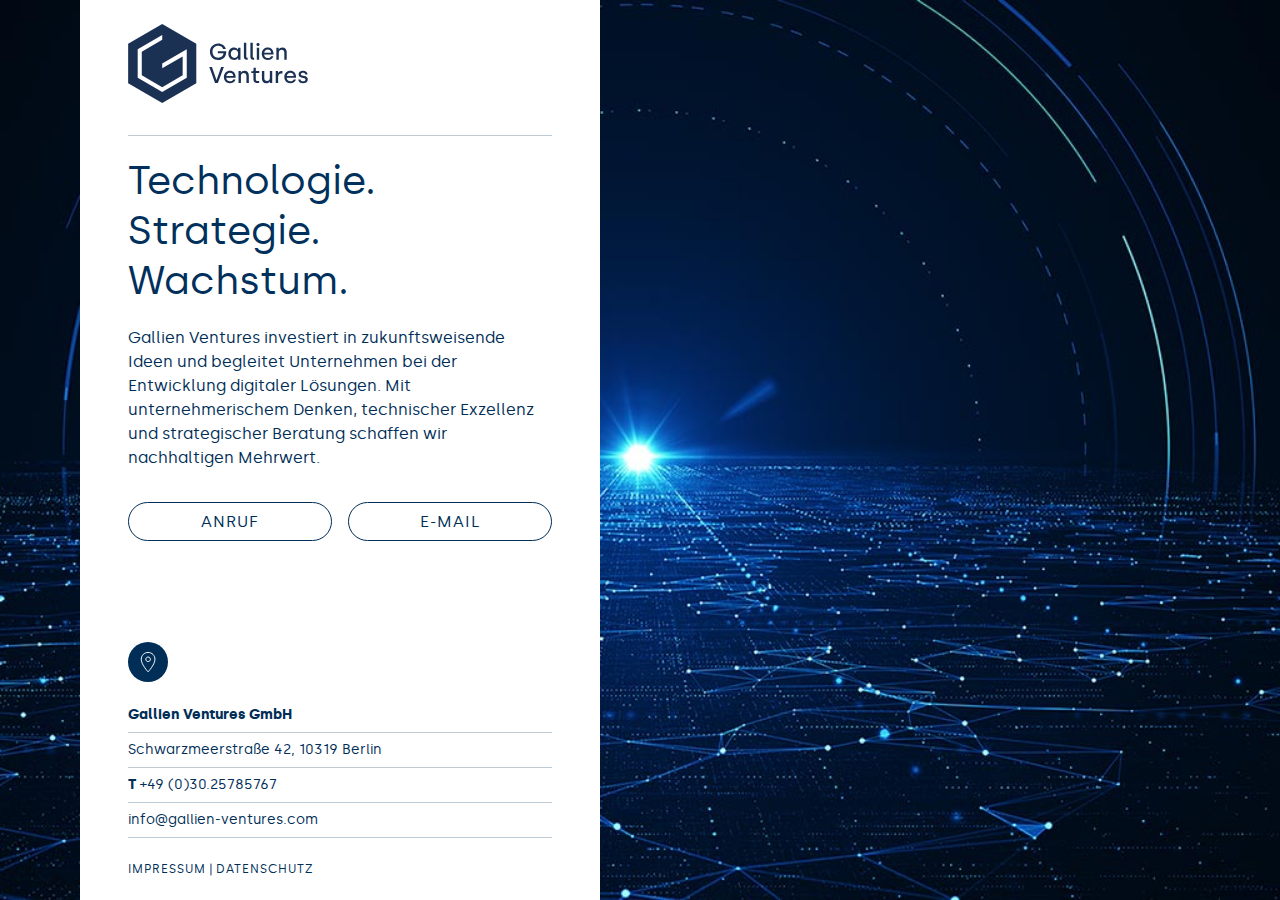
<file: index.html>
<!doctype html>
<html lang="de">
<head>
    <title>Gallien Ventures GmbH</title>
    <meta http-equiv="content-type" content="text/html; charset=utf-8">
    <meta name="viewport" content="width=device-width, initial-scale=1.0">
    <meta name="description" content="Gallien Ventures - Technologie. Strategie. Wachstum.">
    <meta name="robots" content="index,follow">
    <meta property="og:title" content="Gallien Ventures GmbH">
    <meta property="og:description" content="Gallien Ventures - Technologie. Strategie. Wachstum.">
    <meta property="og:image" content="https://www.gallien-ventures.com/assets/images/gallien_ventures_fb_02.jpg">
    <meta property="og:type" content="website">
    <meta property="og:url" content="https://www.gallien-ventures.com">
    <link rel="stylesheet" href="assets/styles/custom.css">
    <link rel="apple-touch-icon" sizes="57x57" href="assets/images/icons/apple-icon-57x57.png">
    <link rel="apple-touch-icon" sizes="60x60" href="assets/images/icons/apple-icon-60x60.png">
    <link rel="apple-touch-icon" sizes="72x72" href="assets/images/icons/apple-icon-72x72.png">
    <link rel="apple-touch-icon" sizes="76x76" href="assets/images/icons/apple-icon-76x76.png">
    <link rel="apple-touch-icon" sizes="114x114" href="assets/images/icons/apple-icon-114x114.png">
    <link rel="apple-touch-icon" sizes="120x120" href="assets/images/icons/apple-icon-120x120.png">
    <link rel="apple-touch-icon" sizes="144x144" href="assets/images/icons/apple-icon-144x144.png">
    <link rel="apple-touch-icon" sizes="152x152" href="assets/images/icons/apple-icon-152x152.png">
    <link rel="apple-touch-icon" sizes="180x180" href="assets/images/icons/apple-icon-180x180.png">
    <link rel="icon" type="image/png" sizes="192x192"  href="assets/images/icons/android-icon-192x192.png">
    <link rel="icon" type="image/png" sizes="32x32" href="assets/images/icons/favicon-32x32.png">
    <link rel="icon" type="image/png" sizes="96x96" href="assets/images/icons/favicon-96x96.png">
    <link rel="icon" type="image/png" sizes="16x16" href="assets/images/icons/favicon-16x16.png">
    <link rel="manifest" href="manifest.json">
    <meta name="msapplication-TileColor" content="#002e57">
    <meta name="msapplication-TileImage" content="assets/images/icons/ms-icon-144x144.png">
    <meta name="theme-color" content="#ffffff">
</head>
<body>

<div class="viewport">
    <div class="bg hidden-mobile" aria-hidden="true">
        <picture>
            <source srcset="assets/images/gallien_ventures_s.jpg 1280w, assets/images/gallien_ventures_m.jpg 1536w, assets/images/gallien_ventures_l.jpg 1920w, assets/images/gallien_ventures_xl.jpg 2560w, assets/images/gallien_ventures_xxl.jpg 3840w" media="(min-width: 640px)">
            <img src="assets/images/gallien_ventures_s.jpg"
                 srcset="assets/images/gallien_ventures_mobil_xs.jpg 640w, assets/images/gallien_ventures_mobil_s.jpg 1080w, assets/images/gallien_ventures_mobil_m.jpg 1440w, assets/images/gallien_ventures_mobil_l.jpg 2048w"
                 sizes="100vw" alt="" loading="eager" fetchpriority="high" decoding="async" />
        </picture>
    </div>

    <main class="container" role="main">
        <header>
            <a href="./"><img src="assets/images/logo.svg" width="180" alt="Logo" /></a>
            <picture class="visible-mobile">
                <source srcset="assets/images/gallien_ventures_s.jpg 1280w, assets/images/gallien_ventures_m.jpg 1536w, assets/images/gallien_ventures_l.jpg 1920w, assets/images/gallien_ventures_xl.jpg 2560w, assets/images/gallien_ventures_xxl.jpg 3840w" media="(min-width: 640px)">
                <img src="assets/images/gallien_ventures_s.jpg"
                     srcset="assets/images/gallien_ventures_mobil_xs.jpg 640w, assets/images/gallien_ventures_mobil_s.jpg 1080w, assets/images/gallien_ventures_mobil_m.jpg 1440w, assets/images/gallien_ventures_mobil_l.jpg 2048w"
                     sizes="100vw" class="w-100" alt="" loading="eager" fetchpriority="high" decoding="async" />
            </picture>
            <hr class="hidden-mobile" />
            <h1>Technologie.<br>Strategie.<br>Wachstum.</h1>
            <p>Gallien Ventures investiert in zukunftsweisende Ideen und begleitet Unternehmen bei der Entwicklung digitaler Lösungen. Mit unternehmerischem Denken, technischer Exzellenz und strategischer Beratung schaffen wir nachhaltigen Mehrwert.</p>
            <div class="cta-container">
                <a href="tel:+493025785767" class="cta" title="Anruf">Anruf</a>
                <a href="mailto:info@gallien-ventures.com" class="cta" title="E-Mail">E-Mail</a>
            </div>
        </header>
        <footer>
            <img src="assets/images/icon_kontakt.svg" width="60" height="60" alt="Kontakt" />
            <ul class="contact">
                <li><strong>Gallien Ventures GmbH</strong></li>
                <li>Schwarzmeerstraße 42, 10319 Berlin</li>
                <li><strong>T</strong> <a href="tel:+493025785767">+49 (0)30.25785767</a></li>
                <li><a href="mailto:info@gallien-ventures.com">info@gallien-ventures.com</a></li>
            </ul>
            <p><a href="impressum.html">Impressum</a> | <a href="datenschutz.html">Datenschutz</a></p>
        </footer>
    </main>
</div>

</body>
</html>
</file>
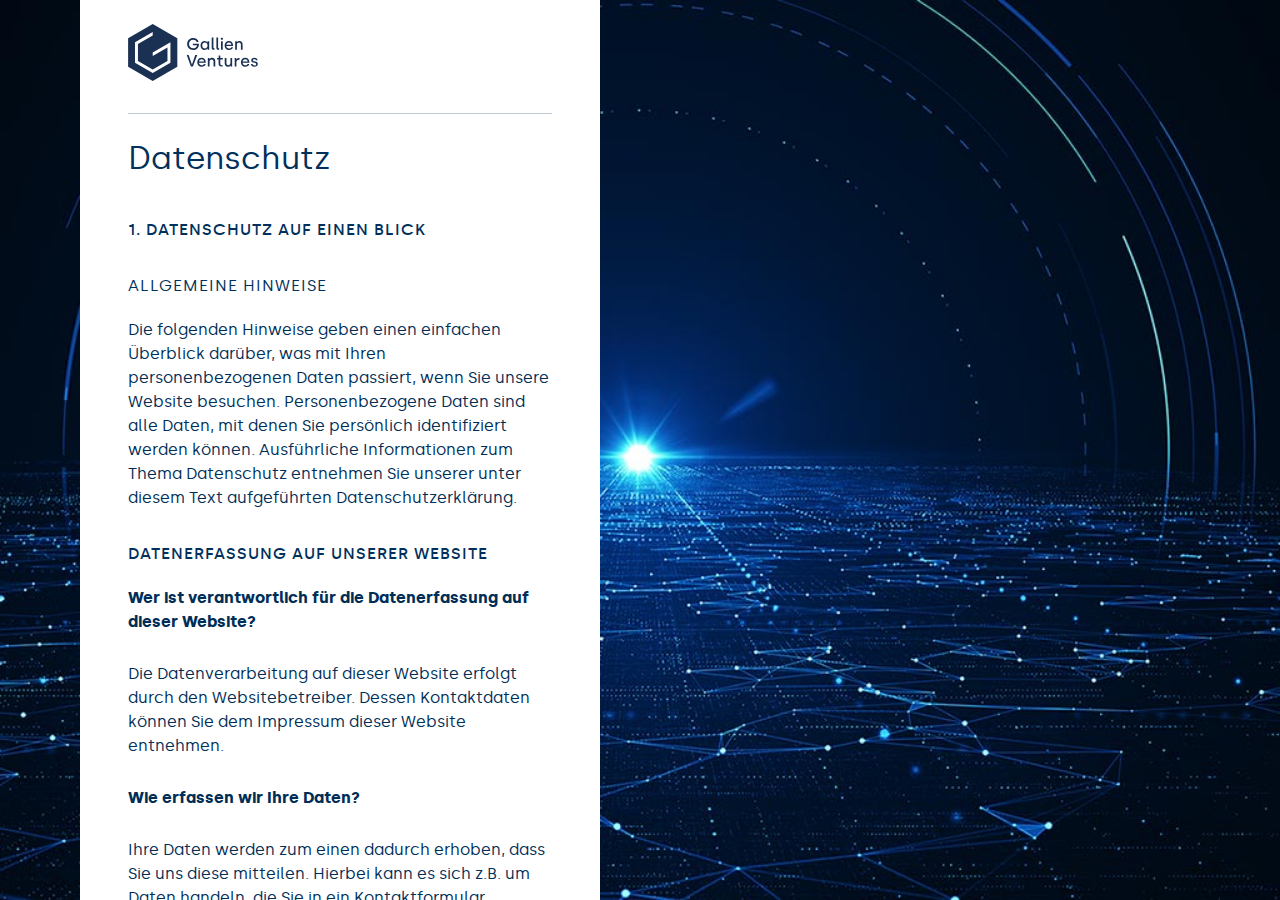
<file: datenschutz.html>
<!doctype html>
<html lang="de">
<head>
    <title>Gallien Ventures GmbH</title>
    <meta http-equiv="content-type" content="text/html; charset=utf-8">
    <meta name="viewport" content="width=device-width, initial-scale=1.0">
    <meta name="description" content="Gallien Ventures - Technologie. Strategie. Wachstum.">
    <meta name="robots" content="noindex,nofollow">
    <meta property="og:title" content="Gallien Ventures GmbH">
    <meta property="og:description" content="Gallien Ventures - Technologie. Strategie. Wachstum.">
    <meta property="og:image" content="https://www.gallien-ventures.com/assets/images/gallien_ventures_fb_02.jpg">
    <meta property="og:type" content="website">
    <meta property="og:url" content="https://www.gallien-ventures.com">
    <link rel="stylesheet" href="assets/styles/custom.css">
    <link rel="apple-touch-icon" sizes="57x57" href="assets/images/icons/apple-icon-57x57.png">
    <link rel="apple-touch-icon" sizes="60x60" href="assets/images/icons/apple-icon-60x60.png">
    <link rel="apple-touch-icon" sizes="72x72" href="assets/images/icons/apple-icon-72x72.png">
    <link rel="apple-touch-icon" sizes="76x76" href="assets/images/icons/apple-icon-76x76.png">
    <link rel="apple-touch-icon" sizes="114x114" href="assets/images/icons/apple-icon-114x114.png">
    <link rel="apple-touch-icon" sizes="120x120" href="assets/images/icons/apple-icon-120x120.png">
    <link rel="apple-touch-icon" sizes="144x144" href="assets/images/icons/apple-icon-144x144.png">
    <link rel="apple-touch-icon" sizes="152x152" href="assets/images/icons/apple-icon-152x152.png">
    <link rel="apple-touch-icon" sizes="180x180" href="assets/images/icons/apple-icon-180x180.png">
    <link rel="icon" type="image/png" sizes="192x192"  href="assets/images/icons/android-icon-192x192.png">
    <link rel="icon" type="image/png" sizes="32x32" href="assets/images/icons/favicon-32x32.png">
    <link rel="icon" type="image/png" sizes="96x96" href="assets/images/icons/favicon-96x96.png">
    <link rel="icon" type="image/png" sizes="16x16" href="assets/images/icons/favicon-16x16.png">
    <link rel="manifest" href="manifest.json">
    <meta name="msapplication-TileColor" content="#002e57">
    <meta name="msapplication-TileImage" content="assets/images/icons/ms-icon-144x144.png">
    <meta name="theme-color" content="#ffffff">
</head>
<body class="privacy">

<div class="viewport">
    <div class="bg" aria-hidden="true">
        <picture>
            <source srcset="assets/images/gallien_ventures_s.jpg 1280w, assets/images/gallien_ventures_m.jpg 1536w, assets/images/gallien_ventures_l.jpg 1920w, assets/images/gallien_ventures_xl.jpg 2560w, assets/images/gallien_ventures_xxl.jpg 3840w" media="(min-width: 640px)">
            <img src="assets/images/gallien_ventures_s.jpg"
                 srcset="assets/images/gallien_ventures_mobil_xs.jpg 640w, assets/images/gallien_ventures_mobil_s.jpg 1080w, assets/images/gallien_ventures_mobil_m.jpg 1440w, assets/images/gallien_ventures_mobil_l.jpg 2048w"
                 sizes="100vw" alt="" loading="eager" fetchpriority="high" decoding="async" />
        </picture>
    </div>

    <main class="container" role="main">
        <header>
            <a href="./"><img src="assets/images/logo.svg" width="130" alt="Logo" /></a>
            <hr />
            <h2>Datenschutz</h2>
            <h3>1. Datenschutz auf einen Blick</h3>
            <h4>Allgemeine Hinweise</h4>
            <p>Die folgenden Hinweise geben einen einfachen Überblick darüber, was mit Ihren personenbezogenen Daten passiert, wenn Sie unsere Website besuchen. Personenbezogene Daten sind alle Daten, mit denen Sie persönlich identifiziert werden können. Ausführliche Informationen zum Thema Datenschutz entnehmen Sie unserer unter diesem Text aufgeführten Datenschutzerklärung.</p>
            <h3>Datenerfassung auf unserer Website</h3>
            <p><strong>Wer ist verantwortlich für die Datenerfassung auf dieser Website?</strong></p>
            <p>Die Datenverarbeitung auf dieser Website erfolgt durch den Websitebetreiber. Dessen Kontaktdaten können Sie dem Impressum dieser Website entnehmen.</p>
            <p><strong>Wie erfassen wir Ihre Daten?</strong></p>
            <p>Ihre Daten werden zum einen dadurch erhoben, dass Sie uns diese mitteilen. Hierbei kann es sich z.B. um Daten handeln, die Sie in ein Kontaktformular eingeben.</p>
            <p>Andere Daten werden automatisch beim Besuch der Website durch unsere IT-Systeme erfasst. Das sind vor allem technische Daten (z.B. Internetbrowser, Betriebssystem oder Uhrzeit des Seitenaufrufs). Die Erfassung dieser Daten erfolgt automatisch, sobald Sie unsere Website betreten.</p>
            <p><strong>Wofür nutzen wir Ihre Daten?</strong></p>
            <p>Ein Teil der Daten wird erhoben, um eine fehlerfreie Bereitstellung der Website zu gewährleisten. Andere Daten können zur Analyse Ihres Nutzerverhaltens verwendet werden.</p>
            <p><strong>Welche Rechte haben Sie bezüglich Ihrer Daten?</strong></p>
            <p>Sie haben jederzeit das Recht unentgeltlich Auskunft über Herkunft, Empfänger und Zweck Ihrer gespeicherten personenbezogenen Daten zu erhalten. Sie haben außerdem ein Recht, die Berichtigung, Sperrung oder Löschung dieser Daten zu verlangen. Hierzu sowie zu weiteren Fragen zum Thema Datenschutz können Sie sich jederzeit unter der im Impressum angegebenen Adresse an uns wenden. Des Weiteren steht Ihnen ein Beschwerderecht bei der zuständigen Aufsichtsbehörde zu.</p>
            <h3>Analyse-Tools und Tools von Drittanbietern</h3>
            <p>Beim Besuch unserer Website kann Ihr Surf-Verhalten statistisch ausgewertet werden. Das geschieht vor allem mit Cookies und mit sogenannten Analyseprogrammen. Die Analyse Ihres Surf-Verhaltens erfolgt in der Regel anonym; das Surf-Verhalten kann nicht zu Ihnen zurückverfolgt werden. Sie können dieser Analyse widersprechen oder sie durch die Nichtbenutzung bestimmter Tools verhindern. Detaillierte Informationen dazu finden Sie in der folgenden Datenschutzerklärung.</p>
            <p>Sie können dieser Analyse widersprechen. Über die Widerspruchsmöglichkeiten werden wir Sie in dieser Datenschutzerklärung informieren.</p>
            <h3>2. Allgemeine Hinweise und Pflichtinformationen</h3>
            <h4>Datenschutz</h4>
            <p>Die Betreiber dieser Seiten nehmen den Schutz Ihrer persönlichen Daten sehr ernst. Wir behandeln Ihre personenbezogenen Daten vertraulich und entsprechend der gesetzlichen Datenschutzvorschriften sowie dieser Datenschutzerklärung.</p>
            <p>Wenn Sie diese Website benutzen, werden verschiedene personenbezogene Daten erhoben. Personenbezogene Daten sind Daten, mit denen Sie persönlich identifiziert werden können. Die vorliegende Datenschutzerklärung erläutert, welche Daten wir erheben und wofür wir sie nutzen. Sie erläutert auch, wie und zu welchem Zweck das geschieht.</p>
            <p>Wir weisen darauf hin, dass die Datenübertragung im Internet (z.B. bei der Kommunikation per E-Mail) Sicherheitslücken aufweisen kann. Ein lückenloser Schutz der Daten vor dem Zugriff durch Dritte ist nicht möglich.</p>
            <h4>Hinweis zur verantwortlichen Stelle</h4>
            <p>Die verantwortliche Stelle für die Datenverarbeitung auf dieser Website ist:</p>
            <p>Gallien Ventures GmbH<br>Schwarzmeerstr. 42<br />10319 Berlin</p>
            <p>Telefon: <a href="tel:+493025785767">030 / 25785767</a><br> E-Mail: <a href="mailto:info@gallien-ventures.com">info@gallien-ventures.com</a></p>
            <p>Verantwortliche Stelle ist die natürliche oder juristische Person, die allein oder gemeinsam mit anderen über die Zwecke und Mittel der Verarbeitung von personenbezogenen Daten (z.B. Namen, E-Mail-Adressen o. Ä.) entscheidet.</p>
            <h4>Widerruf Ihrer Einwilligung zur Datenverarbeitung</h4>
            <p>Viele Datenverarbeitungsvorgänge sind nur mit Ihrer ausdrücklichen Einwilligung möglich. Sie können eine bereits erteilte Einwilligung jederzeit widerrufen. Dazu reicht eine formlose Mitteilung per E-Mail an uns. Die Rechtmäßigkeit der bis zum Widerruf erfolgten Datenverarbeitung bleibt vom Widerruf unberührt.</p>
            <h4>Beschwerderecht bei der zuständigen Aufsichtsbehörde</h4>
            <p>Im Falle datenschutzrechtlicher Verstöße steht dem Betroffenen ein Beschwerderecht bei der zuständigen Aufsichtsbehörde zu. Zuständige Aufsichtsbehörde in datenschutzrechtlichen Fragen ist der Landesdatenschutzbeauftragte des Bundeslandes, in dem unser Unternehmen seinen Sitz hat. Eine Liste der Datenschutzbeauftragten sowie deren Kontaktdaten können folgendem Link entnommen werden: <a href="https://www.bfdi.bund.de/DE/Service/Anschriften/anschriften_table.html" target="_blank">https://www.bfdi.bund.de/DE/Service/Anschriften/anschriften_table.html</a>.</p>
            <h4>Recht auf Datenübertragbarkeit</h4>
            <p>Sie haben das Recht, Daten, die wir auf Grundlage Ihrer Einwilligung oder in Erfüllung eines Vertrags automatisiert verarbeiten, an sich oder an einen Dritten in einem gängigen, maschinenlesbaren Format aushändigen zu lassen. Sofern Sie die direkte Übertragung der Daten an einen anderen Verantwortlichen verlangen, erfolgt dies nur, soweit es technisch machbar ist.</p>
            <h4>SSL- bzw. TLS-Verschlüsselung</h4>
            <p>Diese Seite nutzt aus Sicherheitsgründen und zum Schutz der Übertragung vertraulicher Inhalte, wie zum Beispiel Bestellungen oder Anfragen, die Sie an uns als Seitenbetreiber senden, eine SSL-bzw. TLS-Verschlüsselung. Eine verschlüsselte Verbindung erkennen Sie daran, dass die Adresszeile des Browsers von “http://” auf “https://” wechselt und an dem Schloss-Symbol in Ihrer Browserzeile.</p>
            <p>Wenn die SSL- bzw. TLS-Verschlüsselung aktiviert ist, können die Daten, die Sie an uns übermitteln, nicht von Dritten mitgelesen werden.</p>
            <h4>Verschlüsselter Zahlungsverkehr auf dieser Website</h4>
            <p>Besteht nach dem Abschluss eines kostenpflichtigen Vertrags eine Verpflichtung, uns Ihre Zahlungsdaten (z.B. Kontonummer bei Einzugsermächtigung) zu übermitteln, werden diese Daten zur Zahlungsabwicklung benötigt.</p>
            <p>Der Zahlungsverkehr über die gängigen Zahlungsmittel (Visa/MasterCard, Lastschriftverfahren) erfolgt ausschließlich über eine verschlüsselte SSL- bzw. TLS-Verbindung. Eine verschlüsselte Verbindung erkennen Sie daran, dass die Adresszeile des Browsers von "http://" auf "https://" wechselt und an dem Schloss-Symbol in Ihrer Browserzeile.</p>
            <p>Bei verschlüsselter Kommunikation können Ihre Zahlungsdaten, die Sie an uns übermitteln, nicht von Dritten mitgelesen werden.</p>
            <h4>Auskunft, Sperrung, Löschung</h4>
            <p>Sie haben im Rahmen der geltenden gesetzlichen Bestimmungen jederzeit das Recht auf unentgeltliche Auskunft über Ihre gespeicherten personenbezogenen Daten, deren Herkunft und Empfänger und den Zweck der Datenverarbeitung und ggf. ein Recht auf Berichtigung, Sperrung oder Löschung dieser Daten. Hierzu sowie zu weiteren Fragen zum Thema personenbezogene Daten können Sie sich jederzeit unter der im Impressum angegebenen Adresse an uns wenden.</p>
            <h4>Widerspruch gegen Werbe-Mails</h4>
            <p>Der Nutzung von im Rahmen der Impressumspflicht veröffentlichten Kontaktdaten zur Übersendung von nicht ausdrücklich angeforderter Werbung und Informationsmaterialien wird hiermit widersprochen. Die Betreiber der Seiten behalten sich ausdrücklich rechtliche Schritte im Falle der unverlangten Zusendung von Werbeinformationen, etwa durch Spam-E-Mails, vor.</p>
            <h3>3. Datenerfassung auf unserer Website</h3>
            <h4>Cookies</h4>
            <p>Die Internetseiten verwenden teilweise sogenannte Cookies. Cookies richten auf Ihrem Rechner keinen Schaden an und enthalten keine Viren. Cookies dienen dazu, unser Angebot nutzerfreundlicher, effektiver und sicherer zu machen. Cookies sind kleine Textdateien, die auf Ihrem Rechner abgelegt werden und die Ihr Browser speichert.</p>
            <p>Die meisten der von uns verwendeten Cookies sind sogenannte „Session-Cookies“. Sie werden nach Ende Ihres Besuchs automatisch gelöscht. Andere Cookies bleiben auf Ihrem Endgerät gespeichert bis Sie diese löschen. Diese Cookies ermöglichen es uns, Ihren Browser beim nächsten Besuch wiederzuerkennen.</p>
            <p>Sie können Ihren Browser so einstellen, dass Sie über das Setzen von Cookies informiert werden und Cookies nur im Einzelfall erlauben, die Annahme von Cookies für bestimmte Fälle oder generell ausschließen sowie das automatische Löschen der Cookies beim Schließen des Browsers aktivieren. Bei der Deaktivierung von Cookies kann die Funktionalität dieser Website eingeschränkt sein.</p>
            <p>Cookies, die zur Durchführung des elektronischen Kommunikationsvorgangs oder zur Bereitstellung bestimmter, von Ihnen erwünschter Funktionen (z.B. Warenkorbfunktion) erforderlich sind, werden auf Grundlage von Art. 6 Abs. 1 lit. f DSGVO gespeichert. Der Websitebetreiber hat ein berechtigtes Interesse an der Speicherung von Cookies zur technisch fehlerfreien und optimierten Bereitstellung seiner Dienste. Soweit andere Cookies (z.B. Cookies zur Analyse Ihres Surfverhaltens) gespeichert werden, werden diese in dieser Datenschutzerklärung gesondert behandelt.</p>
            <h4>Server-Log-Dateien</h4>
            <p>Der Provider der Seiten erhebt und speichert automatisch Informationen in sogenannten Server-Log-Dateien, die Ihr Browser automatisch an uns übermittelt. Dies sind:</p>
            <ul>
                <li>Browsertyp und Browserversion</li>
                <li>verwendetes Betriebssystem</li>
                <li>Referrer URL</li>
                <li>Hostname des zugreifenden Rechners</li>
                <li>Uhrzeit der Serveranfrage</li>
                <li>IP-Adresse</li>
            </ul>
            <p>Eine Zusammenführung dieser Daten mit anderen Datenquellen wird nicht vorgenommen.</p>
            <p>Grundlage für die Datenverarbeitung ist Art. 6 Abs. 1 lit. f DSGVO, der die Verarbeitung von Daten zur Erfüllung eines Vertrags oder vorvertraglicher Maßnahmen gestattet.</p>
            <h4>Kontaktformular</h4>
            <p>Wenn Sie uns per Kontaktformular Anfragen zukommen lassen, werden Ihre Angaben aus dem Anfrageformular inklusive der von Ihnen dort angegebenen Kontaktdaten zwecks Bearbeitung der Anfrage und für den Fall von Anschlussfragen bei uns gespeichert. Diese Daten geben wir nicht ohne Ihre Einwilligung weiter.</p>
            <p>Die Verarbeitung der in das Kontaktformular eingegebenen Daten erfolgt somit ausschließlich auf Grundlage Ihrer Einwilligung (Art. 6 Abs. 1 lit. a DSGVO). Sie können diese Einwilligung jederzeit widerrufen. Dazu reicht eine formlose Mitteilung per E-Mail an uns. Die Rechtmäßigkeit der bis zum Widerruf erfolgten Datenverarbeitungsvorgänge bleibt vom Widerruf unberührt.</p>
            <p>Die von Ihnen im Kontaktformular eingegebenen Daten verbleiben bei uns, bis Sie uns zur Löschung auffordern, Ihre Einwilligung zur Speicherung widerrufen oder der Zweck für die Datenspeicherung entfällt (z.B. nach abgeschlossener Bearbeitung Ihrer Anfrage). Zwingende gesetzliche Bestimmungen – insbesondere Aufbewahrungsfristen – bleiben unberührt.</p>
            <h4>Registrierung auf dieser Website</h4>
            <p>Sie können sich auf unserer Website registrieren, um zusätzliche Funktionen auf der Seite zu nutzen. Die dazu eingegebenen Daten verwenden wir nur zum Zwecke der Nutzung des jeweiligen Angebotes oder Dienstes, für den Sie sich registriert haben. Die bei der Registrierung abgefragten Pflichtangaben müssen vollständig angegeben werden. Anderenfalls werden wir die Registrierung ablehnen.</p>
            <p>Für wichtige Änderungen etwa beim Angebotsumfang oder bei technisch notwendigen Änderungen nutzen wir die bei der Registrierung angegebene E-Mail-Adresse, um Sie auf diesem Wege zu informieren.</p>
            <p>Die Verarbeitung der bei der Registrierung eingegebenen Daten erfolgt auf Grundlage Ihrer Einwilligung (Art. 6 Abs. 1 lit. a DSGVO). Sie können eine von Ihnen erteilte Einwilligung jederzeit widerrufen. Dazu reicht eine formlose Mitteilung per E-Mail an uns. Die Rechtmäßigkeit der bereits erfolgten Datenverarbeitung bleibt vom Widerruf unberührt.</p>
            <p>Die bei der Registrierung erfassten Daten werden von uns gespeichert, solange Sie auf unserer Website registriert sind und werden anschließend gelöscht. Gesetzliche Aufbewahrungsfristen bleiben unberührt.</p>
            <h4>Verarbeiten von Daten (Kunden- und Vertragsdaten)</h4>
            <p>Wir erheben, verarbeiten und nutzen personenbezogene Daten nur, soweit sie für die Begründung, inhaltliche Ausgestaltung oder Änderung des Rechtsverhältnisses erforderlich sind (Bestandsdaten). Dies erfolgt auf Grundlage von Art. 6 Abs. 1 lit. b DSGVO, der die Verarbeitung von Daten zur Erfüllung eines Vertrags oder vorvertraglicher Maßnahmen gestattet. Personenbezogene Daten über die Inanspruchnahme unserer Internetseiten (Nutzungsdaten) erheben, verarbeiten und nutzen wir nur, soweit dies erforderlich ist, um dem Nutzer die Inanspruchnahme des Dienstes zu ermöglichen oder abzurechnen.</p>
            <p>Die erhobenen Kundendaten werden nach Abschluss des Auftrags oder Beendigung der Geschäftsbeziehung gelöscht. Gesetzliche Aufbewahrungsfristen bleiben unberührt.</p>
            <h4>Datenübermittlung bei Vertragsschluss für Dienstleistungen und digitale Inhalte</h4>
            <p>Wir übermitteln personenbezogene Daten an Dritte nur dann, wenn dies im Rahmen der Vertragsabwicklung notwendig ist, etwa an das mit der Zahlungsabwicklung beauftragte Kreditinstitut.</p>
            <p>Eine weitergehende Übermittlung der Daten erfolgt nicht bzw. nur dann, wenn Sie der Übermittlung ausdrücklich zugestimmt haben. Eine Weitergabe Ihrer Daten an Dritte ohne ausdrückliche Einwilligung, etwa zu Zwecken der Werbung, erfolgt nicht.</p>
            <p>Grundlage für die Datenverarbeitung ist Art. 6 Abs. 1 lit. b DSGVO, der die Verarbeitung von Daten zur Erfüllung eines Vertrags oder vorvertraglicher Maßnahmen gestattet.</p>
            <h3>4. Analyse Tools und Werbung</h3>
            <h4>Google Analytics</h4>
            <p>Diese Website nutzt Funktionen des Webanalysedienstes Google Analytics. Anbieter ist die Google Inc., 1600 Amphitheatre Parkway, Mountain View, CA 94043, USA.</p>
            <p>Google Analytics verwendet sogenannte "Cookies". Das sind Textdateien, die auf Ihrem Computer gespeichert werden und die eine Analyse der Benutzung der Website durch Sie ermöglichen. Die durch den Cookie erzeugten Informationen über Ihre Benutzung dieser Website werden in der Regel an einen Server von Google in den USA übertragen und dort gespeichert.</p>
            <p>Die Speicherung von Google-Analytics-Cookies erfolgt auf Grundlage von Art. 6 Abs. 1 lit. f DSGVO. Der Websitebetreiber hat ein berechtigtes Interesse an der Analyse des Nutzerverhaltens, um sowohl sein Webangebot als auch seine Werbung zu optimieren.</p>
            <p><strong>IP Anonymisierung</strong></p>
            <p>Wir haben auf dieser Website die Funktion IP-Anonymisierung aktiviert. Dadurch wird Ihre IP-Adresse von Google innerhalb von Mitgliedstaaten der Europäischen Union oder in anderen Vertragsstaaten des Abkommens über den Europäischen Wirtschaftsraum vor der Übermittlung in die USA gekürzt. Nur in Ausnahmefällen wird die volle IP-Adresse an einen Server von Google in den USA übertragen und dort gekürzt. Im Auftrag des Betreibers dieser Website wird Google diese Informationen benutzen, um Ihre Nutzung der Website auszuwerten, um Reports über die Websiteaktivitäten zusammenzustellen und um weitere mit der Websitenutzung und der Internetnutzung verbundene Dienstleistungen gegenüber dem Websitebetreiber zu erbringen. Die im Rahmen von Google Analytics von Ihrem Browser übermittelte IP-Adresse wird nicht mit anderen Daten von Google zusammengeführt.</p>
            <p><strong>Browser Plugin</strong></p>
            <p>Sie können die Speicherung der Cookies durch eine entsprechende Einstellung Ihrer Browser-Software verhindern; wir weisen Sie jedoch darauf hin, dass Sie in diesem Fall gegebenenfalls nicht sämtliche Funktionen dieser Website vollumfänglich werden nutzen können. Sie können darüber hinaus die Erfassung, der durch den Cookie erzeugten und auf Ihre Nutzung der Website bezogenen Daten (inkl. Ihrer IP-Adresse) an Google sowie die Verarbeitung dieser Daten durch Google verhindern, indem Sie das unter dem folgenden Link verfügbare Browser-Plugin herunterladen und installieren: <a href="https://tools.google.com/dlpage/gaoptout?hl=de" target="_blank">https://tools.google.com/dlpage/gaoptout?hl=de</a>.</p>
            <p><strong>Widerspruch gegen Datenerfassung</strong></p>
            <p>Sie können die Erfassung Ihrer Daten durch Google Analytics verhindern, indem Sie auf folgenden Link klicken. Es wird ein Opt-Out-Cookie gesetzt, der die Erfassung Ihrer Daten bei zukünftigen Besuchen dieser Website verhindert: <a href="javascript:gaOptout();">Google Analytics deaktivieren</a>.</p>
            <p>Mehr Informationen zum Umgang mit Nutzerdaten bei Google Analytics finden Sie in der Datenschutzerklärung von Google: <a href="https://support.google.com/analytics/answer/6004245?hl=de" target="_blank">https://support.google.com/analytics/answer/6004245?hl=de</a>.</p>
            <p><strong>Auftragsdatenverarbeitung</strong></p>
            <p>Wir haben mit Google einen Vertrag zur Auftragsdatenverarbeitung abgeschlossen und setzen die strengen Vorgaben der deutschen Datenschutzbehörden bei der Nutzung von Google Analytics vollständig um.</p>
            <h4>Google Ads und Google Conversion-Tracking</h4>
            <p>Diese Website verwendet Google Ads. Google Ads ist ein Online-Werbeprogramm der Google Inc., 1600 Amphitheatre Parkway, Mountain View, CA 94043, United States (“Google”).</p>
            <p>Im Rahmen von Google Ads nutzen wir das sogenannte Conversion-Tracking. Wenn Sie auf eine von Google geschaltete Anzeige klicken, wird ein Cookie für das Conversion-Tracking gesetzt. Bei Cookies handelt es sich um kleine Textdateien, die der Internet-Browser auf dem Computer des Nutzers ablegt. Diese Cookies verlieren nach 30 Tagen ihre Gültigkeit und dienen nicht der persönlichen Identifizierung der Nutzer. Besucht der Nutzer bestimmte Seiten dieser Website und das Cookie ist noch nicht abgelaufen, können Google und wir erkennen, dass der Nutzer auf die Anzeige geklickt hat und zu dieser Seite weitergeleitet wurde.</p>
            <p>Jeder Google AdWords-Kunde erhält ein anderes Cookie. Die Cookies können nicht über die Websites von AdWords-Kunden nachverfolgt werden. Die Mithilfe des Conversion-Cookies eingeholten Informationen dienen dazu, Conversion-Statistiken für AdWords-Kunden zu erstellen, die sich für Conversion-Tracking entschieden haben. Die Kunden erfahren die Gesamtanzahl der Nutzer, die auf ihre Anzeige geklickt haben und zu einer mit einem Conversion-Tracking-Tag versehenen Seite weitergeleitet wurden. Sie erhalten jedoch keine Informationen, mit denen sich Nutzer persönlich identifizieren lassen. Wenn Sie nicht am Tracking teilnehmen möchten, können Sie dieser Nutzung widersprechen, indem Sie das Cookie des Google Conversion-Trackings über ihren Internet-Browser unter Nutzereinstellungen leicht deaktivieren. Sie werden sodann nicht in die Conversion-Tracking-Statistiken aufgenommen.</p>
            <p>Die Speicherung von „Conversion-Cookies“ erfolgt auf Grundlage von Art. 6 Abs. 1 lit. f DSGVO. Der Websitebetreiber hat ein berechtigtes Interesse an der Analyse des Nutzerverhaltens, um sowohl sein Webangebot als auch seine Werbung zu optimieren.</p>
            <p>Mehr Informationen zu Google Ads und Google Conversion-Tracking finden Sie in den Datenschutzbestimmungen von Google: <a href="https://www.google.de/policies/privacy/" target="_blank">https://www.google.de/policies/privacy/</a>.</p>
            <p>Sie können Ihren Browser so einstellen, dass Sie über das Setzen von Cookies informiert werden und Cookies nur im Einzelfall erlauben, die Annahme von Cookies für bestimmte Fälle oder generell ausschließen sowie das automatische Löschen der Cookies beim Schließen des Browsers aktivieren. Bei der Deaktivierung von Cookies kann die Funktionalität dieser Website eingeschränkt sein.</p>
            <h3>5. Newsletter</h3>
            <h4>Newsletterdaten</h4>
            <p>Wenn Sie den auf der Website angebotenen Newsletter beziehen möchten, benötigen wir von Ihnen eine E-Mail-Adresse sowie Informationen, welche uns die Überprüfung gestatten, dass Sie der Inhaber der angegebenen E-Mail-Adresse sind und mit dem Empfang des Newsletters einverstanden sind. Weitere Daten werden nicht bzw. nur auf freiwilliger Basis erhoben. Diese Daten verwenden wir ausschließlich für den Versand der angeforderten Informationen und geben diese nicht an Dritte weiter.</p>
            <p>Die Verarbeitung der in das Newsletteranmeldeformular eingegebenen Daten erfolgt ausschließlich auf Grundlage Ihrer Einwilligung (Art. 6 Abs. 1 lit. a DSGVO). Die erteilte Einwilligung zur Speicherung der Daten, der E-Mail-Adresse sowie deren Nutzung zum Versand des Newsletters können Sie jederzeit widerrufen, etwa über den "Austragen"-Link im Newsletter. Die Rechtmäßigkeit der bereits erfolgten Datenverarbeitungsvorgänge bleibt vom Widerruf unberührt.</p>
            <p >Die von Ihnen zum Zwecke des Newsletter-Bezugs bei uns hinterlegten Daten werden von uns bis zu Ihrer Austragung aus dem Newsletter gespeichert und nach der Abbestellung des Newsletters gelöscht. Daten, die zu anderen Zwecken bei uns gespeichert wurden (z.B. E-Mail-Adressen für den Mitgliederbereich) bleiben hiervon unberührt.</p>
            <h4>MailChimp</h4>
            <p>Diese Website nutzt die Dienste von MailChimp für den Versand von Newslettern. Anbieter ist die Rocket Science Group LLC, 675 Ponce De Leon Ave NE, Suite 5000, Atlanta, GA 30308, USA.</p>
            <p>MailChimp ist ein Dienst, mit dem u.a. der Versand von Newslettern organisiert und analysiert werden kann. Wenn Sie Daten zum Zwecke des Newsletterbezugs eingeben (z.B. E-Mail-Adresse), werden diese auf den Servern von MailChimp in den USA gespeichert.</p>
            <p>MailChimp verfügt über eine Zertifizierung nach dem „EU-US-Privacy-Shield”. Der „Privacy-Shield“ ist ein Übereinkommen zwischen der Europäischen Union (EU) und den USA, das die Einhaltung europäischer Datenschutzstandards in den USA gewährleisten soll.</p>
            <p>Mit Hilfe von MailChimp können wir unsere Newsletterkampagnen analysieren. Wenn Sie eine mit MailChimp versandte E-Mail öffnen, verbindet sich eine in der E-Mail enthaltene Datei (sog. web-beacon) mit den Servern von MailChimp in den USA. So kann festgestellt werden, ob eine Newsletter-Nachricht geöffnet und welche Links ggf. angeklickt wurden. Außerdem werden technische Informationen erfasst (z.B. Zeitpunkt des Abrufs, IP-Adresse, Browsertyp und Betriebssystem). Diese Informationen können nicht dem jeweiligen Newsletter-Empfänger zugeordnet werden. Sie dienen ausschließlich der statistischen Analyse von Newsletterkampagnen. Die Ergebnisse dieser Analysen können genutzt werden, um künftige Newsletter besser an die Interessen der Empfänger anzupassen.</p>
            <p>Wenn Sie keine Analyse durch MailChimp wollen, müssen Sie den Newsletter abbestellen. Hierfür stellen wir in jeder Newsletternachricht einen entsprechenden Link zur Verfügung. Des Weiteren können Sie den Newsletter auch direkt auf der Website abbestellen.</p>
            <p>Die Datenverarbeitung erfolgt auf Grundlage Ihrer Einwilligung (Art. 6 Abs. 1 lit. a DSGVO). Sie können diese Einwilligung jederzeit widerrufen, indem Sie den Newsletter abbestellen. Die Rechtmäßigkeit der bereits erfolgten Datenverarbeitungsvorgänge bleibt vom Widerruf unberührt.</p>
            <p>Die von Ihnen zum Zwecke des Newsletter-Bezugs bei uns hinterlegten Daten werden von uns bis zu Ihrer Austragung aus dem Newsletter gespeichert und nach der Abbestellung des Newsletters sowohl von unseren Servern als auch von den Servern von MailChimp gelöscht. Daten, die zu anderen Zwecken bei uns gespeichert wurden (z.B. E-Mail-Adressen für den Mitgliederbereich) bleiben hiervon unberührt.</p>
            <p>Näheres entnehmen Sie den Datenschutzbestimmungen von MailChimp unter: <a href="https://mailchimp.com/legal/terms/" target="_blank">https://mailchimp.com/legal/terms/</a>.</p>
            <p><strong>Abschluss eines Data-Processing-Agreements</strong></p>
            <p>Wir haben ein sog. „Data-Processing-Agreement“ mit MailChimp abgeschlossen, in dem wir MailChimp verpflichten, die Daten unserer Kunden zu schützen und sie nicht an Dritte weiterzugeben. Dieser Vertrag kann unter folgendem Link eingesehen werden: <a href="https://mailchimp.com/legal/forms/data-processing-agreement/sample-agreement/" target="_blank">https://mailchimp.com/legal/forms/data-processing-agreement/sample-agreement/</a>.</p>
            <h3>6. Plugins und Tools</h3>
            <h4>Google Web Fonts</h4>
            <p>Diese Seite nutzt zur einheitlichen Darstellung von Schriftarten sogenannte Web-Fonts, die von Google bereitgestellt werden. Beim Aufruf einer Seite lädt Ihr Browser die benötigten Web-Fonts in ihren Browsercache, um Texte und Schriftarten korrekt anzuzeigen.</p>
            <p>Zu diesem Zweck muss der von Ihnen verwendete Browser Verbindung zu den Servern von Google aufnehmen. Hierdurch erlangt Google Kenntnis darüber, dass über Ihre IP-Adresse unsere Website aufgerufen wurde. Die Nutzung von Google Web Fonts erfolgt im Interesse einer einheitlichen und ansprechenden Darstellung unserer Online-Angebote. Dies stellt ein berechtigtes Interesse im Sinne von Art. 6 Abs. 1 lit. f DSGVO dar.</p>
            <p>Wenn Ihr Browser Web Fonts nicht unterstützt, wird eine Standardschrift von Ihrem Computer genutzt.</p>
            <p>Weitere Informationen zu Google Web Fonts finden Sie unter <a href="https://developers.google.com/fonts/faq" target="_blank">https://developers.google.com/fonts/faq</a> und in der Datenschutzerklärung von Google: <a href="https://www.google.com/policies/privacy/" target="_blank">https://www.google.com/policies/privacy/</a>.</p>
            <h4>Google Maps</h4>
            <p>Diese Seite nutzt über eine API den Kartendienst Google Maps. Anbieter ist die Google Inc., 1600 Amphitheatre Parkway, Mountain View, CA 94043, USA.</p>
            <p>Zur Nutzung der Funktionen von Google Maps ist es notwendig, Ihre IP-Adresse zu speichern. Diese Informationen werden in der Regel an einen Server von Google in den USA übertragen und dort gespeichert. Der Anbieter dieser Seite hat keinen Einfluss auf diese Datenübertragung.</p>
            <p>Die Nutzung von Google Maps erfolgt im Interesse einer ansprechenden Darstellung unserer Online-Angebote und an einer leichten Auffindbarkeit der von uns auf der Website angegebenen Orte. Dies stellt ein berechtigtes Interesse im Sinne von Art. 6 Abs. 1 lit. f DSGVO dar.</p>
            <p>Mehr Informationen zum Umgang mit Nutzerdaten finden Sie in der Datenschutzerklärung von Google: <a href="https://www.google.de/intl/de/policies/privacy/" target="_blank">https://www.google.de/intl/de/policies/privacy/</a>.</p>
        </header>
    </main>
</div>

</body>
</html>
</file>
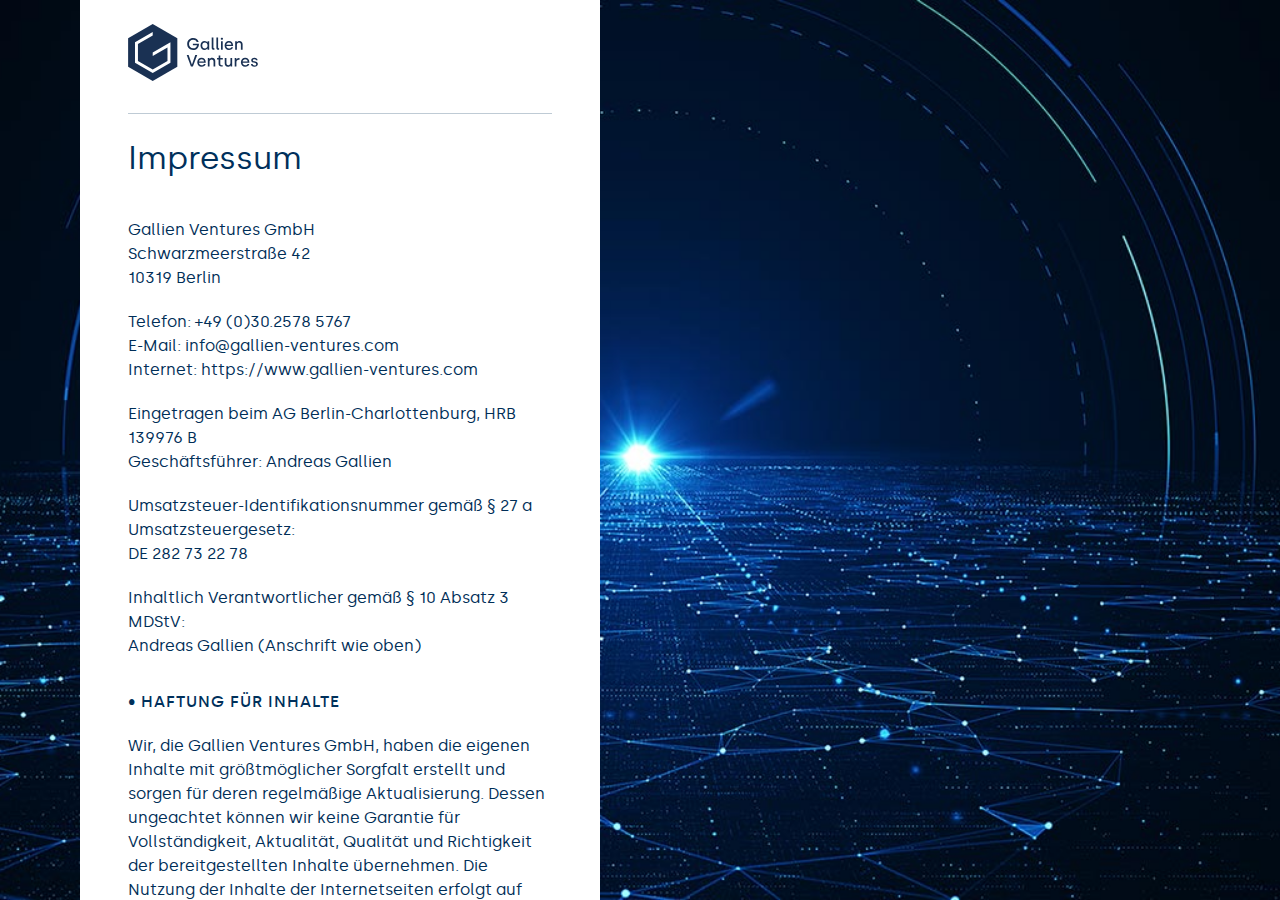
<file: impressum.html>
<!doctype html>
<html lang="de">
<head>
    <title>Gallien Ventures GmbH</title>
    <meta http-equiv="content-type" content="text/html; charset=utf-8">
    <meta name="viewport" content="width=device-width, initial-scale=1.0">
    <meta name="description" content="Gallien Ventures - Technologie. Strategie. Wachstum.">
    <meta name="robots" content="noindex,nofollow">
    <meta property="og:title" content="Gallien Ventures GmbH">
    <meta property="og:description" content="Gallien Ventures - Technologie. Strategie. Wachstum.">
    <meta property="og:image" content="">
    <meta property="og:type" content="website">
    <meta property="og:url" content="https://www.gallien-ventures.com">
    <link rel="stylesheet" href="assets/styles/custom.css">
    <link rel="apple-touch-icon" sizes="57x57" href="assets/images/icons/apple-icon-57x57.png">
    <link rel="apple-touch-icon" sizes="60x60" href="assets/images/icons/apple-icon-60x60.png">
    <link rel="apple-touch-icon" sizes="72x72" href="assets/images/icons/apple-icon-72x72.png">
    <link rel="apple-touch-icon" sizes="76x76" href="assets/images/icons/apple-icon-76x76.png">
    <link rel="apple-touch-icon" sizes="114x114" href="assets/images/icons/apple-icon-114x114.png">
    <link rel="apple-touch-icon" sizes="120x120" href="assets/images/icons/apple-icon-120x120.png">
    <link rel="apple-touch-icon" sizes="144x144" href="assets/images/icons/apple-icon-144x144.png">
    <link rel="apple-touch-icon" sizes="152x152" href="assets/images/icons/apple-icon-152x152.png">
    <link rel="apple-touch-icon" sizes="180x180" href="assets/images/icons/apple-icon-180x180.png">
    <link rel="icon" type="image/png" sizes="192x192"  href="assets/images/icons/android-icon-192x192.png">
    <link rel="icon" type="image/png" sizes="32x32" href="assets/images/icons/favicon-32x32.png">
    <link rel="icon" type="image/png" sizes="96x96" href="assets/images/icons/favicon-96x96.png">
    <link rel="icon" type="image/png" sizes="16x16" href="assets/images/icons/favicon-16x16.png">
    <link rel="manifest" href="manifest.json">
    <meta name="msapplication-TileColor" content="#002e57">
    <meta name="msapplication-TileImage" content="assets/images/icons/ms-icon-144x144.png">
    <meta name="theme-color" content="#ffffff">
</head>
<body>

<div class="viewport">
    <div class="bg" aria-hidden="true">
        <picture>
            <source srcset="assets/images/gallien_ventures_s.jpg 1280w, assets/images/gallien_ventures_m.jpg 1536w, assets/images/gallien_ventures_l.jpg 1920w, assets/images/gallien_ventures_xl.jpg 2560w, assets/images/gallien_ventures_xxl.jpg 3840w" media="(min-width: 640px)">
            <img src="assets/images/gallien_ventures_s.jpg"
                 srcset="assets/images/gallien_ventures_mobil_xs.jpg 640w, assets/images/gallien_ventures_mobil_s.jpg 1080w, assets/images/gallien_ventures_mobil_m.jpg 1440w, assets/images/gallien_ventures_mobil_l.jpg 2048w"
                 sizes="100vw" alt="" loading="eager" fetchpriority="high" decoding="async" />
        </picture>
    </div>

    <main class="container" role="main">
        <header>
            <a href="index.html"><img src="assets/images/logo.svg" width="130" alt="Logo" /></a>
            <hr />
            <h2>Impressum</h2>
            <p>
                Gallien Ventures GmbH<br />
                Schwarzmeerstraße 42<br />
                10319 Berlin
            </p>
            <p>
                Telefon: <a href="tel:+493025785767">+49 (0)30.2578 5767</a><br />
                E-Mail: <a href="mailto:info@gallien-ventures.com">info@gallien-ventures.com</a><br />
                Internet: https://www.gallien-ventures.com
            </p>
            <p>
                Eingetragen beim AG Berlin-Charlottenburg, HRB 139976 B<br />
                Geschäftsführer: Andreas Gallien
            </p>
            <p>
                Umsatzsteuer-Identifikationsnummer gemäß § 27 a Umsatzsteuergesetz:<br />
                DE 282 73 22 78
            </p>
            <p>
                Inhaltlich Verantwortlicher gemäß § 10 Absatz 3 MDStV:<br />
                Andreas Gallien (Anschrift wie oben)
            </p>
            <h3>• Haftung für Inhalte</h3>
            <p>Wir, die Gallien Ventures GmbH, haben die eigenen Inhalte mit größtmöglicher Sorgfalt erstellt und sorgen für deren regelmäßige Aktualisierung. Dessen ungeachtet können wir keine Garantie für Vollständigkeit, Aktualität, Qualität und Richtigkeit der bereitgestellten Inhalte übernehmen. Die Nutzung der Inhalte der Internetseiten erfolgt auf eigene Gefahr des Nutzers. Mit der reinen Nutzung unserer Internetseiten kommt keinerlei Vertragsverhältnis zwischen dem Nutzer und uns zustande.</p>
            <p>Namentlich gekennzeichnete Beiträge geben die Meinung des jeweiligen Autors und nicht unsere Meinung wieder. Verantwortlich für die Beträge im Blog und im Online-Forum ist der jeweilige Autor des Beitrags. Eine Kontrolle oder Nachbearbeitung der Einträge findet durch uns nicht statt. Mit Bekanntwerden von Rechtsverletzungen werden wir diese Inhalte umgehend entfernen.</p>
            <p>Einzelne Inhalte oder das gesamte Angebot der Website kann ohne gesonderte Ankündigung verändert, ergänzt, gelöscht oder die Veröffentlichung zeitweise oder endgültig eingestellt werden.</p>
            <h3>• Haftung für Links</h3>
            <p>Die Internetseiten enthalten Verknüpfungen zu externen Internetseiten. Diese Internetseiten unterliegen der Haftung der jeweiligen Betreiber. Wir haben bei der erstmaligen Verknüpfung der externen Links die fremden Inhalte daraufhin überprüft, ob etwaige Rechtsverstöße bestehen. Zu dem Zeitpunkt waren keine Rechtsverstöße ersichtlich. Wir haben keinerlei Einfluss auf die aktuelle und zukünftige Gestaltung und auf die Inhalte der verknüpften Seiten. Das Setzen von externen Links bedeutet nicht, dass wir uns die hinter dem Verweis oder Link liegenden Inhalte zu eigen machen. Eine ständige Kontrolle dieser externen Links ist für uns ohne konkrete Hinweise auf Rechtsverstöße nicht zumutbar. Bei Kenntnis von Rechtsverstößen werden wir jedoch derartige externe Links unverzüglich löschen.</p>
            <h3>• Urheberrecht</h3>
            <p>Die auf dieser Website veröffentlichten Inhalte unterliegen dem deutschen Urheber- und Leistungsschutzrecht. Jede vom deutschen Urheber- und Leistungsschutzrecht nicht zugelassene Verwertung bedarf der vorherigen schriftlichen Zustimmung des Anbieters oder jeweiligen Rechteinhabers. Dies gilt insbesondere für Vervielfältigung, Bearbeitung, Übersetzung, Einspeicherung, Verarbeitung bzw. Wiedergabe von Inhalten in Datenbanken oder anderen elektronischen Medien und Systemen. Inhalte und Rechte Dritter sind dabei als solche gekennzeichnet. Die unerlaubte Vervielfältigung oder Weitergabe einzelner Inhalte oder kompletter Seiten ist nicht gestattet und strafbar. Lediglich die Herstellung von Kopien und Downloads für den persönlichen, privaten und nicht kommerziellen Gebrauch ist erlaubt.</p>
            <p>Die Darstellung dieser Website in fremden Frames ist nur mit schriftlicher Erlaubnis zulässig.</p>
            <h3>• Fotos</h3>
            <p>© your123 / Adobe Stock</p>
        </header>
    </main>
</div>

</body>
</html>
</file>
<file: assets/styles/custom.css>
/* Reset */
*,*::before,*::after{
    box-sizing:border-box
}
html,
body {
    margin: 0;
    height: 100%;
    -webkit-font-smoothing: antialiased;
    text-rendering: optimizeLegibility;
}

/* Custom Styles */
@font-face {
    font-family: 'Silka';
    src: url('../fonts/silka-regular-webfont.eot');
    src: url('../fonts/silka-regular-webfont.eot?#iefix') format('embedded-opentype'),
    url('../fonts/silka-regular-webfont.woff2') format('woff2'),
    url('../fonts/silka-regular-webfont.woff') format('woff'),
    url('../fonts/silka-regular-webfont.ttf') format('truetype');
    font-weight: normal;
    font-style: normal;
}

@font-face {
    font-family: 'Silka';
    src: url('../fonts/silka-medium-webfont.eot');
    src: url('../fonts/silka-medium-webfont.eot?#iefix') format('embedded-opentype'),
    url('../fonts/silka-medium-webfont.woff2') format('woff2'),
    url('../fonts/silka-medium-webfont.woff') format('woff'),
    url('../fonts/silka-medium-webfont.ttf') format('truetype');
    font-weight: 600;
    font-style: normal;
}

@font-face {
    font-family: 'Silka';
    src: url('../fonts/silka-bold-webfont.eot');
    src: url('../fonts/silka-bold-webfont.eot?#iefix') format('embedded-opentype'),
    url('../fonts/silka-bold-webfont.woff2') format('woff2'),
    url('../fonts/silka-bold-webfont.woff') format('woff'),
    url('../fonts/silka-bold-webfont.ttf') format('truetype');
    font-weight: 700;
    font-style: normal;
}

body {
    font-family: 'Silka', sans-serif;
    background: #0e1116;
}

.hidden-mobile {
    display: none;
}

.visible-mobile {
    display: block;
}

.w-100 {
    width: 100%;
}

a {
    color: #002e57;
    text-decoration: none;
}

a:hover,
a:active,
a:focus {
    text-decoration: underline;
}

strong {
    font-weight: 700;
}

.viewport {
    position: relative;
    min-height: 100dvh;
    width: 100%;
    overflow: clip;
    color: #000000;
    isolation: isolate;
}

.bg picture,
.bg img {
    display: block;
    width: 100%;
    height: 100%;
    content-visibility: auto;
}
.bg img {
    object-fit: cover;
    object-position: center center;
    filter: none;
}
.bg::after {
    content: "";
    position: absolute;
    inset: 0;
    pointer-events: none;
}

.container {
    display: flex;
    flex-direction: column;
    padding: 1.5rem 1rem;
    background: #ffffff;
    color: #002e57;
    text-align: left;
}

header {
    flex-grow: 1;
}

header hr {
    margin: 1.5rem 0 0;
    border-top: 1px solid rgba(0, 46, 87, 0.25);
    border-right: none;
    border-bottom: none;
    border-left: none;
}

header h1 {
    margin: 1.5rem 0 1.5rem 0;
    font-size: 50px;
    font-weight: normal;
    line-height: 60px;
    color: #00305b;
}

header h2 {
    margin: 2rem 0 3rem 0;
    font-size: 2rem;
    font-weight: normal;
    line-height: 1.5rem;
    color: #00305b;
}

header h3 {
    margin: 2rem 0 1rem 0;
    font-size: 1rem;
    font-weight: 600;
    line-height: 1.5rem;
    color: #00305b;
    letter-spacing: 1px;
    text-transform: uppercase;
}

header h4 {
    margin: 2rem 0 1rem 0;
    font-size: 1rem;
    font-weight: normal;
    line-height: 1.5rem;
    color: #00305b;
    letter-spacing: 1px;
    text-transform: uppercase;
}

header p {
    margin: 2rem auto 1.25em;
    font-size: 20px;
    line-height: 30px;
}

header img {
    margin-bottom: 1rem;
}

header .cta-container {
    display: flex;
    width: 100%;
    margin-top: 3rem;
    margin-bottom: 1.5rem;
    justify-content: center;
    gap: 1em;
}
header .cta {
    display: inline-flex;
    justify-content: center;
    padding: 9px 15px;
    width: 100%;
    align-items: center;
    gap: 1rem;
    border-radius: 20px;
    border: 1px solid #002e57;
    background-color: #fff;
    font-size: 16px;
    color: #002e57;
    letter-spacing: 1px;
    text-align: center;
    text-decoration: none;
    text-transform: uppercase;
    transition: transform .15s ease, opacity .2s ease;
}
header .cta:hover {
    background-color: #002e57;
    color: #ffffff;
    text-decoration: none;
    transform: translateY(-1px);
}
header .cta:active {
    background-color: #002e57;
    color: #ffffff;
    text-decoration: none;
    transform: translateY(0);
}

body.imprint,
body.privacy {
    header h2 {
        text-align: center;
    }

    header p {
        margin-bottom: 1.75rem;
    }
}

footer {
    margin: 2rem 0 0 0;
    align-items: flex-end;
}

footer img {
    display: block;
    margin: 0 auto 1.25rem;
    width: 100%;
}

footer ul.contact {
    margin: 0 0 2rem 0;
    padding: 0;
    font-size: 16px;
    line-height: 24px;
    list-style: none;
}

footer ul.contact li {
    padding: 10px 0;
    border-bottom: 1px solid rgba(0, 46, 87, 0.25);
}

footer p {
    font-size: 12px;
}

footer p a {
    color: #002e57;
    text-transform: uppercase;
    text-decoration: none;
    letter-spacing: 1px;
}

footer p a:hover,
footer p a:active,
footer p a:focus {
    text-decoration: none;
}

@media (min-width: 768px) {
    body {
        overflow: hidden;
    }

    body.imprint,
    body.privacy {
        header h2 {
            text-align: left;
        }
    }

    .hidden-mobile {
        display: block;
    }

    .visible-mobile {
        display: none;
    }

    .bg {
        position: fixed;
        inset: 0;
        z-index: -1;
        content-visibility: auto;
    }

    header h1 {
        margin-top: 1.25rem;
        margin-bottom: 1.25rem;
        font-size: 40px;
        line-height: 50px;
    }

    header img {
        margin-bottom: 0.25rem;
    }

    header p {
        margin-top: 1.25rem;
        font-size: 1rem;
        line-height: 1.5rem;
    }

    header .cta-container {
        margin-top: 2rem;
        margin-bottom: 0;
    }

    footer p {
        margin-bottom: 0;
    }

    footer img {
        margin: 0 0 1rem;
        width: 40px;
        height: 40px;
    }

    footer ul.contact {
        margin-bottom: 1.5rem;
        font-size: 14px;
        line-height: 20px;
    }

    footer ul.contact li {
        padding-top: 7px;
        padding-bottom: 7px;
    }

    .container {
        position: fixed;
        top: 0;
        left: 80px;
        width: 520px;
        height: 100dvh;
        padding: 1.5rem 3rem;
        overflow: auto;
    }
}
</file>
